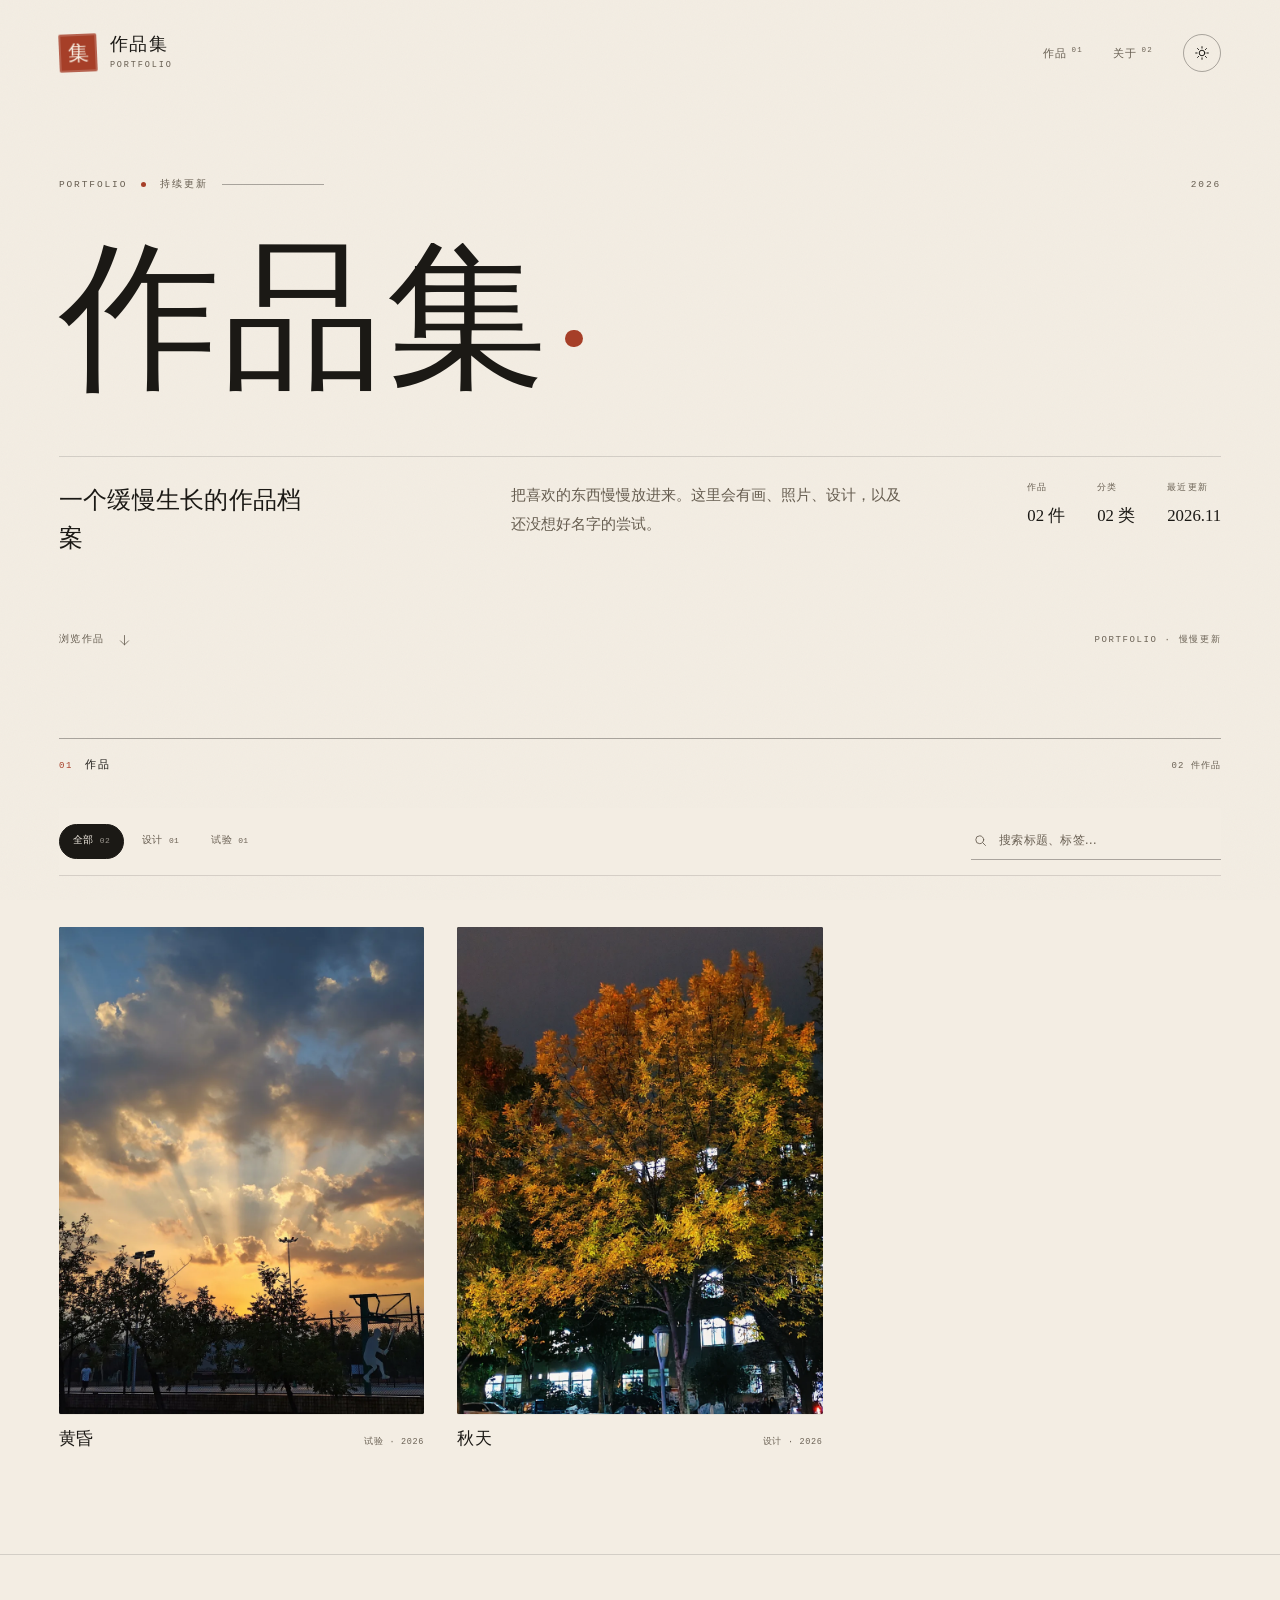
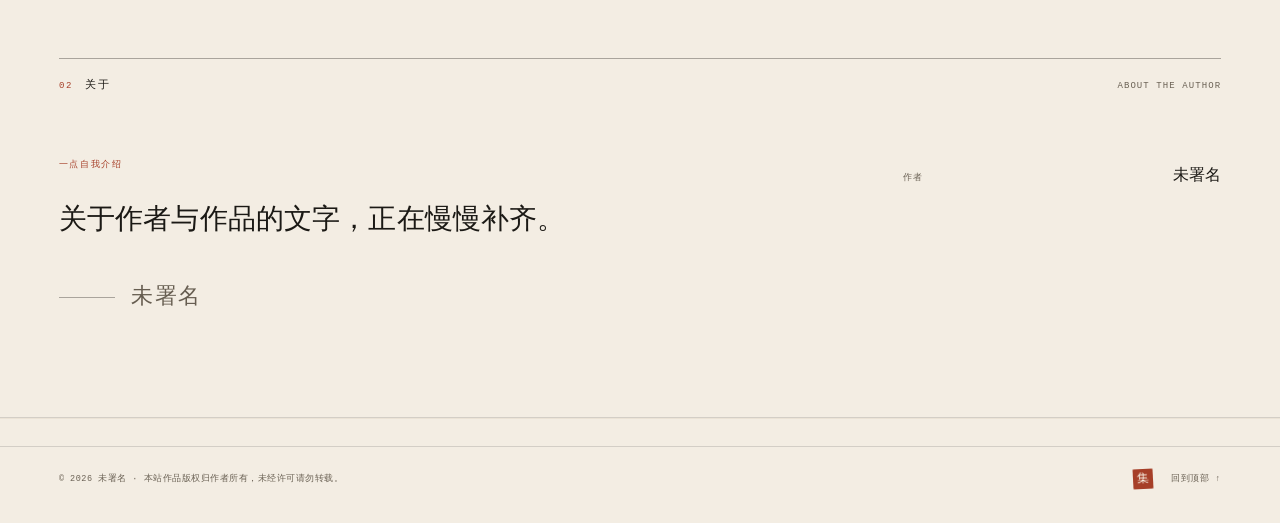
<file: index.html>
<!doctype html>
<html lang="zh-CN" class="static-mode">
<head>
  <meta charset="utf-8">
  <meta name="viewport" content="width=device-width, initial-scale=1">
  <meta name="portfolio-mode" content="static">
  <title>作品集 · PORTFOLIO</title>
  <meta name="description" content="一个缓慢生长的作品档案">
  <meta property="og:type" content="website">
  <meta property="og:title" content="作品集 · PORTFOLIO">
  <meta property="og:description" content="一个缓慢生长的作品档案">
  <meta property="og:site_name" content="作品集">
  <meta name="twitter:card" content="summary_large_image">
  <link rel="canonical" href="https://py20-ai.github.io/my-work/">
  <meta property="og:url" content="https://py20-ai.github.io/my-work/">
  <meta property="og:image" content="https://py20-ai.github.io/my-work/media/w_fc5152441676.webp">
  <meta name="twitter:image" content="https://py20-ai.github.io/my-work/media/w_fc5152441676.webp">
  <meta property="og:image:alt" content="黄昏">
  <meta name="theme-color" content="#f3ede3">
  <link rel="icon" href="favicon.svg" type="image/svg+xml">
  <link rel="stylesheet" href="css/style.css">
  <script>
    document.documentElement.classList.add('js');
    try {
      var forcedTheme = new URLSearchParams(location.search).get('theme');
      var saved = localStorage.getItem('portfolio-theme');
      if (forcedTheme === 'dark' || forcedTheme === 'light') {
        document.documentElement.dataset.theme = forcedTheme;
      } else if (saved === 'dark' || saved === 'light') {
        document.documentElement.dataset.theme = saved;
      } else if (window.matchMedia('(prefers-color-scheme: dark)').matches) {
        document.documentElement.dataset.theme = 'dark';
      }
    } catch (e) {}
  </script>
</head>
<body>
  <a class="skip-link" href="#works">跳到作品</a>
  <div class="grain" aria-hidden="true"></div>
  <noscript><p class="noscript">这个作品集需要启用 JavaScript 才能浏览。</p></noscript>

  <header class="site-header">
    <a class="brand" href="./" aria-label="回到首页">
      <span class="seal" aria-hidden="true">集</span>
      <span class="brand-copy">
        <strong id="brandTitle">作品集</strong>
        <small id="brandLabel">PORTFOLIO</small>
      </span>
    </a>

    <nav class="site-nav" aria-label="主导航">
      <a href="#works">作品<span class="nav-index">01</span></a>
      <a href="#about">关于<span class="nav-index">02</span></a>
      <button class="icon-btn theme-toggle" id="themeToggle" type="button" aria-label="切换深色模式">
        <svg class="theme-icon sun" viewBox="0 0 24 24" fill="none" aria-hidden="true">
          <circle cx="12" cy="12" r="4.2"></circle>
          <path d="M12 2.5v2.2M12 19.3v2.2M2.5 12h2.2M19.3 12h2.2M5.3 5.3l1.6 1.6M17.1 17.1l1.6 1.6M18.7 5.3l-1.6 1.6M6.9 17.1l-1.6 1.6"></path>
        </svg>
        <svg class="theme-icon moon" viewBox="0 0 24 24" fill="none" aria-hidden="true">
          <path d="M20.2 14.4A8.4 8.4 0 0 1 9.6 3.8 8.6 8.6 0 1 0 20.2 14.4Z"></path>
        </svg>
      </button>
    </nav>
  </header>

  <main>
    <section class="hero" aria-labelledby="heroTitle">
      <div class="hero-eyebrow">
        <span id="heroLabel">PORTFOLIO</span>
        <span class="eyebrow-dot" aria-hidden="true"></span>
        <span>持续更新</span>
        <span class="eyebrow-line" aria-hidden="true"></span>
        <span class="hero-year" id="heroYear">2026</span>
      </div>

      <h1 class="hero-title" id="heroTitle">作品集</h1>

      <div class="hero-bottom">
        <p class="hero-tagline" id="heroTagline">一个缓慢生长的作品档案</p>
        <p class="hero-intro" id="heroIntro"></p>
        <dl class="hero-meta">
          <div>
            <dt>作品</dt>
            <dd><span id="workCount">—</span> 件</dd>
          </div>
          <div>
            <dt>分类</dt>
            <dd><span id="categoryCount">—</span> 类</dd>
          </div>
          <div>
            <dt>最近更新</dt>
            <dd id="lastUpdated">—</dd>
          </div>
        </dl>
      </div>

      <div class="hero-foot">
        <a class="scroll-cue" href="#works">
          <span>浏览作品</span>
          <svg viewBox="0 0 24 24" fill="none" aria-hidden="true"><path d="M12 4v15M5.5 12.5 12 19l6.5-6.5"></path></svg>
        </a>
        <p class="hero-note" id="heroNote">SELECTED WORKS · 慢慢更新</p>
      </div>
    </section>

    <section class="works" id="works" aria-labelledby="worksTitle">
      <div class="section-head">
        <h2 id="worksTitle"><span class="section-num">01</span>作品</h2>
        <p class="section-count" id="worksCountText">正在加载…</p>
      </div>

      <div class="toolbar">
        <div class="filters" id="filters" role="group" aria-label="按分类筛选"></div>
        <label class="search">
          <svg viewBox="0 0 24 24" fill="none" aria-hidden="true">
            <circle cx="10.8" cy="10.8" r="6.3"></circle>
            <path d="m15.6 15.6 4.4 4.4"></path>
          </svg>
          <input id="search" type="search" placeholder="搜索标题、标签…" autocomplete="off" aria-label="搜索作品">
        </label>
      </div>

      <div class="gallery" id="gallery" aria-live="polite"></div>

      <div class="empty" id="emptyState" hidden>
        <span class="empty-mark" aria-hidden="true">空</span>
        <h3 id="emptyTitle">这里还是一张白纸</h3>
        <p id="emptyText">上传第一件作品，让这个页面开始生长。</p>
        <div class="empty-actions">
          <a class="btn btn-primary" id="emptyAction" href="#" hidden>上传作品</a>
          <button class="btn btn-ghost" id="resetFilters" type="button" hidden>清除筛选</button>
        </div>
      </div>
    </section>

    <section class="about" id="about" aria-labelledby="aboutTitle">
      <div class="section-head">
        <h2 id="aboutTitle"><span class="section-num">02</span>关于</h2>
        <p class="section-count">ABOUT THE AUTHOR</p>
      </div>

      <div class="about-grid">
        <div class="about-lead">
          <p class="about-kicker" id="aboutKicker">一点自我介绍</p>
          <p class="about-bio" id="aboutBio"></p>
          <div class="about-sign" id="aboutSign" hidden>
            <span class="sign-line" aria-hidden="true"></span>
            <span id="aboutOwnerSign"></span>
          </div>
        </div>

        <aside class="about-side">
          <dl class="facts">
            <div>
              <dt>作者</dt>
              <dd id="aboutOwner">—</dd>
            </div>
            <div id="locationRow" hidden>
              <dt>所在</dt>
              <dd id="aboutLocation"></dd>
            </div>
            <div id="emailRow" hidden>
              <dt>联系</dt>
              <dd><a id="aboutEmail" href="#"></a></dd>
            </div>
          </dl>

          <div class="socials" id="aboutSocials"></div>
        </aside>
      </div>
    </section>
  </main>

  <footer class="site-footer">
    <div class="footer-inner">
      <p id="footerNote">本站作品版权归作者所有，未经许可请勿转载。</p>
      <div class="footer-right">
        <span class="footer-mark" aria-hidden="true">集</span>
        <button class="text-btn" id="toTop" type="button">回到顶部 ↑</button>
      </div>
    </div>
  </footer>

  <div class="lightbox" id="lightbox" hidden>
    <div class="lb-backdrop" data-close="1"></div>
    <div class="lb-shell" role="dialog" aria-modal="true" aria-labelledby="lbTitle" aria-describedby="lbDesc">
      <div class="lb-bar">
        <span class="lb-counter" id="lbCounter">01 / 01</span>
        <span class="lb-label">作品详情</span>
        <button class="lb-close" id="lbClose" type="button" aria-label="关闭">
          <span>关闭</span>
          <svg viewBox="0 0 24 24" fill="none" aria-hidden="true"><path d="m6 6 12 12M18 6 6 18"></path></svg>
        </button>
      </div>

      <button class="lb-arrow lb-prev" id="lbPrev" type="button" aria-label="上一件作品">
        <svg viewBox="0 0 24 24" fill="none" aria-hidden="true"><path d="M15 4 7 12l8 8"></path></svg>
      </button>
      <button class="lb-arrow lb-next" id="lbNext" type="button" aria-label="下一件作品">
        <svg viewBox="0 0 24 24" fill="none" aria-hidden="true"><path d="m9 4 8 8-8 8"></path></svg>
      </button>

      <div class="lb-body">
        <div class="lb-stage" id="lbStage">
          <div class="lb-loader" id="lbLoader" aria-hidden="true"></div>
          <img id="lbImage" alt="">
        </div>

        <aside class="lb-info">
          <div class="lb-info-inner">
            <p class="lb-category" id="lbCategory"></p>
            <h2 class="lb-title" id="lbTitle"></h2>
            <p class="lb-desc" id="lbDesc"></p>
            <ul class="lb-tags" id="lbTags"></ul>
            <div class="lb-meta">
              <span id="lbDate"></span>
              <span id="lbSize"></span>
            </div>
            <a class="lb-full" id="lbFull" href="#" target="_blank" rel="noreferrer">
              查看大图 <span aria-hidden="true">↗</span>
            </a>
          </div>
        </aside>
      </div>
    </div>
  </div>

  <div class="toast" id="toast" role="status" aria-live="polite"></div>

  <script type="module" src="js/app.js"></script>
</body>
</html>
</file>
<file: css/style.css>
/* ==========================================================================
   作品集 · 视觉样式
   纸感底色 / 宋体大标题 / 朱砂红点缀 / 克制的编辑排版
   ========================================================================== */

:root {
  --bg: #f3ede3;
  --bg-deep: #ebe3d6;
  --surface: #faf6ee;
  --ink: #1b1915;
  --muted: #665d50;
  --faint: #6b6255;
  --line: rgba(27, 25, 21, 0.14);
  --line-strong: rgba(27, 25, 21, 0.34);
  --accent: #a63f28;
  --accent-soft: rgba(166, 63, 40, 0.1);
  --ok: #356552;
  --shadow: 0 30px 80px -34px rgba(49, 37, 20, 0.4);
  --gutter: clamp(20px, 4.6vw, 72px);
  --max: 1560px;
  --font-display: "Noto Serif SC", "Songti SC", "Noto Serif CJK SC",
    "Source Han Serif SC", "STSong", "SimSun", "Georgia", serif;
  --font-body: "Inter", "Noto Sans SC", "Helvetica Neue", "PingFang SC",
    "Hiragino Sans GB", "Microsoft YaHei", system-ui, sans-serif;
  --font-mono: "SFMono-Regular", "Cascadia Code", "Consolas", "Liberation Mono",
    monospace;
  --ease: cubic-bezier(0.2, 0.7, 0.2, 1);
}

html[data-theme="dark"] {
  --bg: #141310;
  --bg-deep: #0f0e0c;
  --surface: #1c1a16;
  --ink: #f2ebdf;
  --muted: #a79c8b;
  --faint: #8d8172;
  --line: rgba(242, 235, 223, 0.13);
  --line-strong: rgba(242, 235, 223, 0.32);
  --accent: #e07856;
  --accent-soft: rgba(224, 120, 86, 0.12);
  --ok: #83b9a2;
  --shadow: 0 30px 80px -30px rgba(0, 0, 0, 0.7);
}

*,
*::before,
*::after {
  box-sizing: border-box;
}

[hidden] {
  display: none !important;
}

html {
  -webkit-text-size-adjust: 100%;
  scroll-behavior: smooth;
}

body {
  margin: 0;
  background: var(--bg);
  color: var(--ink);
  font-family: var(--font-body);
  font-size: 15px;
  line-height: 1.65;
  -webkit-font-smoothing: antialiased;
  text-rendering: optimizeLegibility;
  overflow-x: hidden;
  transition: background-color 0.5s var(--ease), color 0.5s var(--ease);
}

body.is-locked {
  overflow: hidden;
}

::selection {
  background: var(--accent);
  color: #faf6ee;
}

img {
  max-width: 100%;
  display: block;
}

a {
  color: inherit;
  text-decoration: none;
}

button,
input,
textarea,
select {
  font: inherit;
  color: inherit;
}

button {
  cursor: pointer;
}

h1,
h2,
h3,
p,
dl,
dd,
figure,
ul {
  margin: 0;
}

ul {
  padding: 0;
  list-style: none;
}

:focus-visible {
  outline: 2px solid var(--accent);
  outline-offset: 3px;
}

.skip-link {
  position: fixed;
  top: 12px;
  left: 12px;
  z-index: 300;
  padding: 10px 16px;
  background: var(--ink);
  color: var(--bg);
  font-family: var(--font-mono);
  font-size: 11px;
  transform: translateY(-200%);
}

.skip-link:focus {
  transform: translateY(0);
}

.noscript {
  position: relative;
  z-index: 2;
  margin: 0;
  padding: 11px 18px;
  background: var(--accent);
  color: #fbf6ec;
  text-align: center;
  font-family: var(--font-mono);
  font-size: 10px;
  letter-spacing: 0.06em;
}

/* 纸张颗粒 --------------------------------------------------------------- */

.grain {
  position: fixed;
  inset: 0;
  z-index: 0;
  pointer-events: none;
  opacity: 0.055;
  mix-blend-mode: multiply;
  background-image: url("data:image/svg+xml,%3Csvg xmlns='http://www.w3.org/2000/svg' width='200' height='200'%3E%3Cfilter id='n'%3E%3CfeTurbulence type='fractalNoise' baseFrequency='0.82' numOctaves='3' stitchTiles='stitch'/%3E%3C/filter%3E%3Crect width='100%25' height='100%25' filter='url(%23n)' opacity='0.55'/%3E%3C/svg%3E");
}

html[data-theme="dark"] .grain {
  opacity: 0.04;
  mix-blend-mode: screen;
}

.site-header,
main,
.site-footer {
  position: relative;
  z-index: 1;
}

/* 通用布局 --------------------------------------------------------------- */

.site-header,
main > section,
.manage-main,
.site-footer .footer-inner {
  width: 100%;
  max-width: var(--max);
  margin-inline: auto;
  padding-inline: var(--gutter);
}

/* 顶栏 ------------------------------------------------------------------- */

.site-header {
  display: flex;
  align-items: center;
  justify-content: space-between;
  gap: 24px;
  padding-top: clamp(20px, 3vw, 34px);
  padding-bottom: clamp(18px, 2.4vw, 28px);
}

.brand {
  display: inline-flex;
  align-items: center;
  gap: 13px;
}

.seal {
  display: grid;
  place-items: center;
  width: 38px;
  height: 38px;
  flex: 0 0 auto;
  background: var(--accent);
  color: #f8f1e4;
  font-family: var(--font-display);
  font-size: 21px;
  line-height: 1;
  border-radius: 2px;
  box-shadow: inset 0 0 0 2px rgba(255, 255, 255, 0.18);
  transform: rotate(-2.5deg);
  transition: transform 0.4s var(--ease), background-color 0.4s var(--ease);
}

.brand:hover .seal {
  transform: rotate(2deg) scale(1.04);
}

.brand-copy {
  display: flex;
  flex-direction: column;
  gap: 2px;
}

.brand-copy strong {
  font-family: var(--font-display);
  font-weight: 400;
  font-size: 18px;
  letter-spacing: 0.08em;
  line-height: 1.2;
}

.brand-copy small {
  font-family: var(--font-mono);
  font-size: 8.5px;
  letter-spacing: 0.22em;
  color: var(--muted);
}

.site-nav {
  display: flex;
  align-items: center;
  gap: clamp(16px, 2.4vw, 30px);
}

.site-nav > a {
  position: relative;
  font-family: var(--font-mono);
  font-size: 10.5px;
  letter-spacing: 0.12em;
  color: var(--muted);
  padding: 6px 0;
  transition: color 0.25s var(--ease);
}

.site-nav > a::after {
  content: "";
  position: absolute;
  left: 0;
  right: 0;
  bottom: 0;
  height: 1px;
  background: var(--ink);
  transform: scaleX(0);
  transform-origin: right;
  transition: transform 0.4s var(--ease);
}

.site-nav > a:hover {
  color: var(--ink);
}

.site-nav > a:hover::after {
  transform: scaleX(1);
  transform-origin: left;
}

.nav-index {
  margin-left: 4px;
  font-size: 7.5px;
  vertical-align: super;
  color: var(--faint);
}

.site-nav .nav-manage {
  display: inline-flex;
  align-items: center;
  gap: 6px;
  padding: 9px 16px;
  border: 1px solid var(--line-strong);
  border-radius: 100px;
  color: var(--ink);
  font-size: 10px;
  transition: background-color 0.3s var(--ease), color 0.3s var(--ease),
    border-color 0.3s var(--ease);
}

.site-nav .nav-manage::after {
  display: none;
}

.site-nav .nav-manage:hover {
  background: var(--ink);
  border-color: var(--ink);
  color: var(--bg);
}

.icon-btn {
  display: grid;
  place-items: center;
  width: 38px;
  height: 38px;
  flex: 0 0 auto;
  padding: 0;
  border: 1px solid var(--line-strong);
  border-radius: 50%;
  background: transparent;
  color: var(--ink);
  transition: background-color 0.3s var(--ease), color 0.3s var(--ease),
    transform 0.4s var(--ease);
}

.icon-btn:hover {
  background: var(--ink);
  color: var(--bg);
  transform: rotate(10deg);
}

.theme-icon {
  width: 16px;
  height: 16px;
  stroke: currentColor;
  stroke-width: 1.5;
  stroke-linecap: round;
}

.theme-icon.moon {
  display: none;
}

html[data-theme="dark"] .theme-icon.sun {
  display: none;
}

html[data-theme="dark"] .theme-icon.moon {
  display: block;
}

/* 首屏 ------------------------------------------------------------------- */

.hero {
  padding-top: clamp(40px, 6vw, 82px);
  padding-bottom: clamp(56px, 7vw, 100px);
}

.hero-eyebrow {
  display: flex;
  align-items: center;
  gap: 14px;
  font-family: var(--font-mono);
  font-size: 9.5px;
  letter-spacing: 0.2em;
  color: var(--muted);
  text-transform: uppercase;
}

.eyebrow-dot {
  width: 5px;
  height: 5px;
  border-radius: 50%;
  background: var(--accent);
}

.eyebrow-line {
  width: clamp(30px, 8vw, 120px);
  height: 1px;
  background: var(--line-strong);
}

.hero-year {
  margin-left: auto;
}

.hero-title {
  margin: clamp(26px, 4vw, 54px) 0 clamp(40px, 5vw, 70px);
  font-family: var(--font-display);
  font-weight: 400;
  font-size: clamp(4.2rem, 12.6vw, 13rem);
  line-height: 0.92;
  letter-spacing: 0.015em;
  word-break: break-word;
}

.hero-title::after {
  content: "";
  display: inline-block;
  width: 0.11em;
  height: 0.11em;
  margin-left: 0.1em;
  border-radius: 50%;
  background: var(--accent);
  vertical-align: 0.15em;
}

.hero-title.is-long {
  font-size: clamp(2.7rem, 7vw, 6.2rem);
  line-height: 1.05;
}

.hero-bottom {
  display: grid;
  grid-template-columns: minmax(0, 1.05fr) minmax(0, 1.15fr) auto;
  gap: clamp(24px, 4.5vw, 68px);
  align-items: start;
  padding-top: 24px;
  border-top: 1px solid var(--line);
}

.hero-tagline {
  font-family: var(--font-display);
  font-size: clamp(1.35rem, 1.9vw, 1.7rem);
  line-height: 1.55;
  letter-spacing: 0.01em;
  max-width: 20ch;
}

.hero-intro {
  color: var(--muted);
  font-size: 0.92rem;
  line-height: 1.95;
  max-width: 42ch;
  white-space: pre-line;
}

.hero-meta {
  display: flex;
  gap: clamp(18px, 2.5vw, 34px);
  padding-left: clamp(0px, 2vw, 30px);
}

.hero-meta > div {
  display: flex;
  flex-direction: column;
  gap: 7px;
}

.hero-meta dt {
  font-family: var(--font-mono);
  font-size: 8.5px;
  letter-spacing: 0.14em;
  color: var(--faint);
}

.hero-meta dd {
  font-family: var(--font-display);
  font-size: 1.05rem;
  white-space: nowrap;
}

.hero-foot {
  display: flex;
  align-items: center;
  justify-content: space-between;
  gap: 24px;
  margin-top: clamp(44px, 6vw, 76px);
}

.scroll-cue {
  display: inline-flex;
  align-items: center;
  gap: 12px;
  font-family: var(--font-mono);
  font-size: 9.5px;
  letter-spacing: 0.16em;
  color: var(--muted);
  transition: color 0.3s var(--ease);
}

.scroll-cue svg {
  width: 15px;
  height: 15px;
  stroke: currentColor;
  stroke-width: 1.3;
  stroke-linecap: round;
  stroke-linejoin: round;
  animation: nudge 2.6s var(--ease) infinite;
}

.scroll-cue:hover {
  color: var(--accent);
}

.hero-note {
  font-family: var(--font-mono);
  font-size: 9px;
  letter-spacing: 0.18em;
  color: var(--faint);
  text-transform: uppercase;
}

@keyframes nudge {
  0%,
  100% {
    transform: translateY(-2px);
  }
  50% {
    transform: translateY(3px);
  }
}

/* 章节头 ---------------------------------------------------------------- */

.section-head {
  display: flex;
  align-items: baseline;
  justify-content: space-between;
  gap: 20px;
  padding-top: 18px;
  border-top: 1px solid var(--line-strong);
}

.section-head h2 {
  font-family: var(--font-mono);
  font-size: 10.5px;
  font-weight: 400;
  letter-spacing: 0.16em;
  text-transform: uppercase;
}

.section-num {
  display: inline-block;
  margin-right: 12px;
  color: var(--accent);
  font-size: 9px;
}

.section-count {
  font-family: var(--font-mono);
  font-size: 9px;
  letter-spacing: 0.12em;
  color: var(--faint);
  text-transform: uppercase;
}

/* 作品区 ---------------------------------------------------------------- */

.works {
  padding-bottom: clamp(70px, 8vw, 120px);
}

.toolbar {
  position: sticky;
  top: 0;
  z-index: 20;
  display: flex;
  align-items: center;
  justify-content: space-between;
  gap: 20px;
  margin-top: clamp(20px, 3vw, 34px);
  padding: 15px 0;
  background: color-mix(in srgb, var(--bg) 92%, transparent);
  -webkit-backdrop-filter: blur(14px);
  backdrop-filter: blur(14px);
  border-bottom: 1px solid var(--line);
}

.filters {
  display: flex;
  align-items: center;
  gap: 4px;
  flex-wrap: wrap;
}

.filter-btn {
  display: inline-flex;
  align-items: baseline;
  gap: 6px;
  padding: 8px 13px;
  border: 1px solid transparent;
  border-radius: 100px;
  background: transparent;
  color: var(--muted);
  font-family: var(--font-mono);
  font-size: 10px;
  letter-spacing: 0.04em;
  white-space: nowrap;
  transition: color 0.25s var(--ease), background-color 0.25s var(--ease),
    border-color 0.25s var(--ease);
}

.filter-btn .filter-count {
  font-size: 8px;
  color: var(--faint);
}

.filter-btn:hover {
  color: var(--ink);
  border-color: var(--line);
}

.filter-btn.is-active {
  background: var(--ink);
  border-color: var(--ink);
  color: var(--bg);
}

.filter-btn.is-active .filter-count {
  color: color-mix(in srgb, var(--bg) 60%, transparent);
}

.search {
  display: flex;
  align-items: center;
  gap: 9px;
  width: clamp(160px, 20vw, 250px);
  flex: 0 0 auto;
  padding: 7px 2px;
  border-bottom: 1px solid var(--line-strong);
  transition: border-color 0.3s var(--ease);
}

.search:focus-within {
  border-color: var(--ink);
}

.search svg {
  width: 15px;
  height: 15px;
  flex: 0 0 auto;
  stroke: var(--muted);
  stroke-width: 1.4;
  stroke-linecap: round;
}

.search input {
  width: 100%;
  border: 0;
  outline: 0;
  background: transparent;
  font-size: 12px;
  letter-spacing: 0.02em;
}

.search input::placeholder {
  color: var(--faint);
}

.search input::-webkit-search-cancel-button {
  cursor: pointer;
}

.gallery {
  column-count: 3;
  column-gap: clamp(18px, 2.6vw, 44px);
  margin-top: clamp(30px, 4vw, 52px);
}

.card {
  break-inside: avoid;
  margin-bottom: clamp(30px, 4vw, 56px);
  opacity: 1;
}

.js .card {
  opacity: 0;
  transform: translateY(22px);
}

.js .card.is-in {
  opacity: 1;
  transform: translateY(0);
  transition: opacity 0.8s var(--ease), transform 0.8s var(--ease);
  transition-delay: calc(var(--i, 0) * 55ms);
}

.card-open {
  display: block;
  width: 100%;
  padding: 0;
  border: 0;
  background: transparent;
  text-align: left;
}

.card-media {
  position: relative;
  overflow: hidden;
  border-radius: 2px;
  background: var(--tint, var(--bg-deep));
  box-shadow: 0 1px 0 rgba(30, 24, 15, 0.06);
}

.card-media img {
  width: 100%;
  height: auto;
  transition: transform 1.1s var(--ease), filter 0.6s var(--ease);
}

.media-fallback {
  display: flex;
  align-items: center;
  justify-content: center;
  min-height: 240px;
  padding: 24px;
  color: color-mix(in srgb, var(--ink) 55%, transparent);
  font-family: var(--font-mono);
  font-size: 9px;
  letter-spacing: 0.12em;
}

.card-open:hover .card-media img {
  transform: scale(1.028);
}

.card-media::after {
  content: "";
  position: absolute;
  inset: 40% 0 0;
  background: linear-gradient(to bottom, transparent, rgba(12, 10, 8, 0.42));
  opacity: 0;
  transition: opacity 0.5s var(--ease);
  pointer-events: none;
}

.card-open:hover .card-media::after,
.card-open:focus-visible .card-media::after {
  opacity: 1;
}

.card-no {
  position: absolute;
  top: 12px;
  left: 12px;
  z-index: 2;
  padding: 3px 7px;
  border-radius: 100px;
  background: rgba(15, 13, 10, 0.28);
  -webkit-backdrop-filter: blur(8px);
  backdrop-filter: blur(8px);
  color: rgba(255, 252, 245, 0.9);
  font-family: var(--font-mono);
  font-size: 8.5px;
  letter-spacing: 0.08em;
  opacity: 0;
  transition: opacity 0.4s var(--ease);
}

.card-open:hover .card-no,
.card-open:focus-visible .card-no {
  opacity: 1;
}

.card-view {
  position: absolute;
  left: 14px;
  bottom: 14px;
  z-index: 2;
  display: inline-flex;
  align-items: center;
  gap: 6px;
  color: #fbf7ef;
  font-family: var(--font-mono);
  font-size: 9px;
  letter-spacing: 0.1em;
  opacity: 0;
  transform: translateY(8px);
  transition: opacity 0.45s var(--ease), transform 0.45s var(--ease);
}

.card-open:hover .card-view,
.card-open:focus-visible .card-view {
  opacity: 1;
  transform: translateY(0);
}

.card-caption {
  display: flex;
  align-items: baseline;
  justify-content: space-between;
  gap: 16px;
  padding-top: 12px;
}

.card-title {
  font-family: var(--font-display);
  font-size: 1.08rem;
  font-weight: 400;
  line-height: 1.5;
  letter-spacing: 0.01em;
  transition: color 0.3s var(--ease);
}

.card-open:hover .card-title {
  color: var(--accent);
}

.card-meta {
  flex: 0 0 auto;
  font-family: var(--font-mono);
  font-size: 8.5px;
  letter-spacing: 0.08em;
  color: var(--faint);
  text-align: right;
  white-space: nowrap;
}

.demo-badge {
  display: inline-block;
  margin-left: 7px;
  padding: 1px 5px;
  border: 1px solid var(--line);
  border-radius: 2px;
  color: var(--faint);
  font-size: 7.5px;
  vertical-align: 1px;
}

/* 空状态 ---------------------------------------------------------------- */

.empty {
  position: relative;
  display: flex;
  flex-direction: column;
  align-items: center;
  justify-content: center;
  min-height: clamp(320px, 46vh, 460px);
  margin-top: 40px;
  padding: 48px 24px;
  border: 1px dashed var(--line-strong);
  text-align: center;
  overflow: hidden;
}

.empty-mark {
  position: absolute;
  top: 50%;
  left: 50%;
  transform: translate(-50%, -52%);
  font-family: var(--font-display);
  font-size: clamp(9rem, 22vw, 19rem);
  line-height: 1;
  color: var(--ink);
  opacity: 0.035;
  pointer-events: none;
}

.empty h3 {
  position: relative;
  font-family: var(--font-display);
  font-size: clamp(1.5rem, 3vw, 2.2rem);
  font-weight: 400;
}

.empty p {
  position: relative;
  max-width: 36ch;
  margin-top: 12px;
  color: var(--muted);
  font-size: 0.9rem;
}

.empty-actions {
  position: relative;
  display: flex;
  gap: 10px;
  margin-top: 26px;
  flex-wrap: wrap;
  justify-content: center;
}

/* 按钮 ------------------------------------------------------------------- */

.btn {
  display: inline-flex;
  align-items: center;
  justify-content: center;
  gap: 8px;
  min-height: 42px;
  padding: 10px 20px;
  border: 1px solid var(--ink);
  border-radius: 100px;
  background: transparent;
  color: var(--ink);
  font-family: var(--font-mono);
  font-size: 10px;
  letter-spacing: 0.08em;
  transition: background-color 0.3s var(--ease), color 0.3s var(--ease),
    border-color 0.3s var(--ease), transform 0.3s var(--ease);
}

.btn:hover {
  background: var(--ink);
  color: var(--bg);
}

.btn:active {
  transform: scale(0.985);
}

.btn-primary {
  background: var(--ink);
  color: var(--bg);
}

.btn-primary:hover {
  background: var(--accent);
  border-color: var(--accent);
  color: #fbf6ec;
}

.btn-ghost {
  border-color: var(--line-strong);
}

.btn-danger {
  border-color: var(--accent);
  color: var(--accent);
}

.btn-danger:hover {
  background: var(--accent);
  color: #fbf6ec;
}

.btn[disabled] {
  opacity: 0.45;
  pointer-events: none;
}

/* 关于 ------------------------------------------------------------------- */

.about {
  position: relative;
  padding-top: clamp(70px, 8vw, 110px);
  padding-bottom: clamp(70px, 8vw, 110px);
  border-top: 1px solid var(--line);
  border-bottom: 1px solid var(--line);
  clip-path: inset(0 -100vmax);
  box-shadow: 0 0 0 100vmax var(--bg-deep);
}

.about-grid {
  display: grid;
  grid-template-columns: minmax(0, 1.4fr) minmax(260px, 0.6fr);
  gap: clamp(40px, 8vw, 130px);
  margin-top: clamp(36px, 5vw, 64px);
}

.about-kicker {
  margin-bottom: 22px;
  font-family: var(--font-mono);
  font-size: 9px;
  letter-spacing: 0.18em;
  color: var(--accent);
  text-transform: uppercase;
}

.about-bio {
  max-width: 30em;
  font-family: var(--font-display);
  font-size: clamp(1.35rem, 2.2vw, 1.95rem);
  line-height: 1.72;
  letter-spacing: 0.005em;
  white-space: pre-line;
}

.about-sign {
  display: flex;
  align-items: center;
  gap: 16px;
  margin-top: 36px;
  color: var(--muted);
}

.sign-line {
  width: 56px;
  height: 1px;
  background: var(--line-strong);
}

#aboutOwnerSign {
  font-family: "KaiTi", "STKaiti", "Kaiti SC", var(--font-display);
  font-size: 1.35rem;
  letter-spacing: 0.08em;
}

.about-side {
  padding-top: 4px;
}

.facts > div {
  display: flex;
  align-items: baseline;
  justify-content: space-between;
  gap: 16px;
  padding: 13px 0;
  border-top: 1px solid var(--line);
}

.facts > div:first-child {
  border-top: 0;
  padding-top: 0;
}

.facts dt {
  font-family: var(--font-mono);
  font-size: 8.5px;
  letter-spacing: 0.14em;
  color: var(--faint);
}

.facts dd {
  font-family: var(--font-display);
  font-size: 1rem;
  text-align: right;
}

.facts dd a {
  border-bottom: 1px solid var(--line-strong);
  transition: border-color 0.3s var(--ease), color 0.3s var(--ease);
}

.facts dd a:hover {
  color: var(--accent);
  border-color: var(--accent);
}

.socials {
  display: flex;
  flex-wrap: wrap;
  gap: 7px;
  margin-top: 24px;
}

.social-link {
  display: inline-flex;
  align-items: center;
  gap: 5px;
  padding: 7px 12px;
  border: 1px solid var(--line);
  border-radius: 100px;
  font-family: var(--font-mono);
  font-size: 9px;
  color: var(--muted);
  transition: border-color 0.3s var(--ease), color 0.3s var(--ease),
    background-color 0.3s var(--ease);
}

.social-link:hover {
  background: var(--ink);
  border-color: var(--ink);
  color: var(--bg);
}

.about-manage {
  display: flex;
  align-items: center;
  justify-content: space-between;
  gap: 16px;
  margin-top: 30px;
  padding: 14px 0;
  border-top: 1px solid var(--line-strong);
  border-bottom: 1px solid var(--line);
  font-family: var(--font-mono);
  font-size: 9.5px;
  letter-spacing: 0.1em;
  color: var(--muted);
  transition: color 0.3s var(--ease), border-color 0.3s var(--ease);
}

.about-manage:hover {
  color: var(--accent);
  border-bottom-color: var(--accent);
}

/* 页脚 ------------------------------------------------------------------- */

.site-footer {
  padding-top: 28px;
  padding-bottom: 34px;
}

.footer-inner {
  display: flex;
  align-items: center;
  justify-content: space-between;
  gap: 20px;
  border-top: 1px solid var(--line);
  padding-top: 22px;
  font-family: var(--font-mono);
  font-size: 8.5px;
  letter-spacing: 0.06em;
  color: var(--faint);
}

.footer-right {
  display: flex;
  align-items: center;
  gap: 18px;
}

.footer-mark {
  display: grid;
  place-items: center;
  width: 20px;
  height: 20px;
  background: var(--accent);
  color: #f8f1e4;
  font-family: var(--font-display);
  font-size: 12px;
  border-radius: 1px;
  transform: rotate(-3deg);
}

.text-btn {
  padding: 0;
  border: 0;
  background: none;
  font-family: var(--font-mono);
  font-size: 8.5px;
  letter-spacing: 0.08em;
  color: var(--faint);
  transition: color 0.3s var(--ease);
}

.text-btn:hover {
  color: var(--ink);
}

/* 灯箱 ------------------------------------------------------------------- */

.lightbox {
  position: fixed;
  inset: 0;
  z-index: 200;
  display: flex;
  flex-direction: column;
  color: #f3ede2;
}

.lb-backdrop {
  position: absolute;
  inset: 0;
  background: #0c0a08;
  opacity: 0;
  -webkit-backdrop-filter: blur(10px);
  backdrop-filter: blur(10px);
  transition: opacity 0.28s var(--ease);
}

.lightbox.is-open .lb-backdrop {
  opacity: 0.995;
}

.lb-shell {
  position: relative;
  z-index: 1;
  display: flex;
  flex-direction: column;
  height: 100%;
  padding: 0 clamp(18px, 4vw, 60px);
  opacity: 0;
  transform: translateY(10px);
  transition: opacity 0.35s var(--ease), transform 0.35s var(--ease);
}

.lightbox.is-open .lb-shell {
  opacity: 1;
  transform: translateY(0);
}

.lb-bar {
  display: flex;
  align-items: center;
  gap: 24px;
  flex: 0 0 auto;
  min-height: 72px;
  border-bottom: 1px solid rgba(243, 237, 226, 0.14);
}

.lb-counter {
  font-family: var(--font-mono);
  font-size: 10px;
  letter-spacing: 0.12em;
  color: rgba(243, 237, 226, 0.7);
}

.lb-label {
  font-family: var(--font-mono);
  font-size: 8.5px;
  letter-spacing: 0.2em;
  color: rgba(243, 237, 226, 0.4);
  text-transform: uppercase;
}

.lb-close {
  display: inline-flex;
  align-items: center;
  gap: 9px;
  margin-left: auto;
  padding: 8px 4px;
  border: 0;
  background: none;
  color: rgba(243, 237, 226, 0.75);
  font-family: var(--font-mono);
  font-size: 9.5px;
  letter-spacing: 0.1em;
  transition: color 0.25s var(--ease);
}

.lb-close svg {
  width: 17px;
  height: 17px;
  stroke: currentColor;
  stroke-width: 1.2;
  transition: transform 0.4s var(--ease);
}

.lb-close:hover {
  color: #fff;
}

.lb-close:hover svg {
  transform: rotate(90deg);
}

.lb-body {
  display: grid;
  grid-template-columns: minmax(0, 1fr) minmax(280px, 360px);
  gap: clamp(28px, 4vw, 64px);
  flex: 1;
  min-height: 0;
  padding: 28px 0 32px;
}

.lb-stage {
  position: relative;
  display: flex;
  align-items: center;
  justify-content: center;
  min-height: 0;
}

.lb-stage img {
  max-width: 100%;
  max-height: calc(100vh - 180px);
  width: auto;
  height: auto;
  object-fit: contain;
  opacity: 0;
  transform: scale(0.985);
  transition: opacity 0.45s var(--ease), transform 0.6s var(--ease);
  box-shadow: 0 30px 80px -30px rgba(0, 0, 0, 0.8);
}

.lb-stage img.is-loaded {
  opacity: 1;
  transform: scale(1);
}

.lb-loader {
  position: absolute;
  top: 50%;
  left: 50%;
  width: 26px;
  height: 26px;
  margin: -13px 0 0 -13px;
  border: 1px solid rgba(243, 237, 226, 0.2);
  border-top-color: rgba(243, 237, 226, 0.85);
  border-radius: 50%;
  animation: spin 0.8s linear infinite;
}

.lb-stage.has-image .lb-loader {
  display: none;
}

@keyframes spin {
  to {
    transform: rotate(360deg);
  }
}

.lb-info {
  display: flex;
  align-items: flex-end;
  min-height: 0;
  padding-left: clamp(0px, 2vw, 28px);
  border-left: 1px solid rgba(243, 237, 226, 0.12);
  overflow-y: auto;
  scrollbar-width: thin;
}

.lb-info-inner {
  width: 100%;
  padding: 20px 0 8px;
}

.lb-category {
  margin-bottom: 14px;
  font-family: var(--font-mono);
  font-size: 9px;
  letter-spacing: 0.16em;
  color: #d97a5b;
  text-transform: uppercase;
}

.lb-title {
  font-family: var(--font-display);
  font-size: clamp(1.8rem, 3.2vw, 2.9rem);
  font-weight: 400;
  line-height: 1.25;
}

.lb-desc {
  max-width: 34em;
  margin-top: 18px;
  color: rgba(243, 237, 226, 0.68);
  font-size: 0.9rem;
  line-height: 1.9;
  white-space: pre-line;
}

.lb-desc:empty {
  display: none;
}

.lb-tags {
  display: flex;
  flex-wrap: wrap;
  gap: 6px;
  margin-top: 20px;
}

.lb-tags:empty {
  display: none;
}

.lb-tags li {
  padding: 4px 9px;
  border: 1px solid rgba(243, 237, 226, 0.18);
  border-radius: 100px;
  color: rgba(243, 237, 226, 0.6);
  font-family: var(--font-mono);
  font-size: 8.5px;
}

.lb-meta {
  display: flex;
  align-items: center;
  gap: 14px;
  margin-top: 26px;
  padding-top: 16px;
  border-top: 1px solid rgba(243, 237, 226, 0.14);
  font-family: var(--font-mono);
  font-size: 8.5px;
  letter-spacing: 0.1em;
  color: rgba(243, 237, 226, 0.45);
}

.lb-full {
  display: inline-flex;
  align-items: center;
  gap: 7px;
  margin-top: 20px;
  padding-bottom: 3px;
  border-bottom: 1px solid rgba(243, 237, 226, 0.3);
  color: rgba(243, 237, 226, 0.8);
  font-family: var(--font-mono);
  font-size: 9px;
  letter-spacing: 0.08em;
  transition: color 0.25s var(--ease), border-color 0.25s var(--ease);
}

.lb-full:hover {
  color: #fff;
  border-color: #fff;
}

.lb-arrow {
  position: absolute;
  top: 50%;
  z-index: 2;
  display: grid;
  place-items: center;
  width: 46px;
  height: 46px;
  margin-top: -23px;
  padding: 0;
  border: 1px solid rgba(243, 237, 226, 0.2);
  border-radius: 50%;
  background: rgba(20, 17, 13, 0.4);
  -webkit-backdrop-filter: blur(6px);
  backdrop-filter: blur(6px);
  color: rgba(243, 237, 226, 0.8);
  transition: background-color 0.3s var(--ease), color 0.3s var(--ease),
    border-color 0.3s var(--ease);
}

.lb-arrow:hover {
  background: #f3ede2;
  border-color: #f3ede2;
  color: #17140f;
}

.lb-arrow svg {
  width: 18px;
  height: 18px;
  stroke: currentColor;
  stroke-width: 1.3;
  stroke-linecap: round;
  stroke-linejoin: round;
}

.lb-prev {
  left: clamp(6px, 1vw, 18px);
}

.lb-next {
  right: clamp(6px, 1vw, 18px);
}

.lb-arrow[disabled] {
  opacity: 0.25;
  pointer-events: none;
}

/* 提示条 ----------------------------------------------------------------- */

.toast {
  position: fixed;
  left: 50%;
  bottom: 28px;
  z-index: 300;
  max-width: min(88vw, 520px);
  padding: 11px 20px;
  border-radius: 100px;
  background: var(--ink);
  color: var(--bg);
  box-shadow: var(--shadow);
  font-family: var(--font-mono);
  font-size: 10px;
  letter-spacing: 0.03em;
  text-align: center;
  opacity: 0;
  transform: translate(-50%, 12px);
  pointer-events: none;
  transition: opacity 0.3s var(--ease), transform 0.3s var(--ease);
}

.toast.is-visible {
  opacity: 1;
  transform: translate(-50%, 0);
}

.toast.is-error {
  background: var(--accent);
  color: #fbf6ec;
}

/* 页头入场 / 标题揭示 -------------------------------------------------- */

@keyframes rise {
  from {
    opacity: 0;
    transform: translateY(14px);
  }
  to {
    opacity: 1;
    transform: translateY(0);
  }
}

@keyframes titleReveal {
  from {
    clip-path: inset(0 0 104% 0);
    transform: translateY(0.08em);
  }
  to {
    clip-path: inset(0 0 -10% 0);
    transform: translateY(0);
  }
}

.js .hero-eyebrow,
.js .hero-bottom,
.js .hero-foot,
.js .site-nav,
.js .brand {
  animation: rise 0.9s var(--ease) both;
}

.js .brand {
  animation-delay: 0.05s;
}

.js .site-nav {
  animation-delay: 0.1s;
}

.js .hero-eyebrow {
  animation-delay: 0.15s;
}

.js .hero-title {
  animation: titleReveal 1.15s cubic-bezier(0.16, 0.8, 0.24, 1) 0.12s both;
}

.js .hero-bottom {
  animation-delay: 0.42s;
}

.js .hero-foot {
  animation-delay: 0.56s;
}

/* 404 -------------------------------------------------------------------- */

.notfound-page {
  min-height: 100vh;
  display: flex;
}

.notfound {
  position: relative;
  z-index: 1;
  width: 100%;
  max-width: var(--max);
  margin: auto;
  padding: clamp(40px, 9vw, 120px) var(--gutter);
}

.notfound-seal {
  display: grid;
  place-items: center;
  width: 44px;
  height: 44px;
  margin-bottom: clamp(36px, 6vw, 70px);
  background: var(--accent);
  color: #f8f1e4;
  font-family: var(--font-display);
  font-size: 24px;
  border-radius: 2px;
  box-shadow: inset 0 0 0 2px rgba(255, 255, 255, 0.18);
  transform: rotate(-3deg);
}

.notfound-code {
  font-family: var(--font-mono);
  font-size: 9.5px;
  letter-spacing: 0.2em;
  color: var(--accent);
}

.notfound h1 {
  margin-top: 24px;
  font-family: var(--font-display);
  font-size: clamp(3.4rem, 11vw, 9rem);
  font-weight: 400;
  line-height: 1.02;
  letter-spacing: 0.01em;
}

.notfound-text {
  max-width: 36ch;
  margin-top: 28px;
  color: var(--muted);
  font-size: 0.92rem;
  line-height: 1.95;
}

.notfound .btn {
  margin-top: 34px;
}

.notfound-meta {
  margin-top: 70px;
  padding-top: 18px;
  border-top: 1px solid var(--line);
  font-family: var(--font-mono);
  font-size: 8.5px;
  letter-spacing: 0.16em;
  color: var(--faint);
}

/* ==========================================================================
   管理页
   ========================================================================== */

.manage-page {
  background: var(--bg);
}

.manage-main {
  padding-top: clamp(36px, 5vw, 64px);
  padding-bottom: 100px;
}

.manage-intro {
  display: flex;
  align-items: flex-end;
  justify-content: space-between;
  gap: 40px;
  padding-bottom: clamp(36px, 5vw, 56px);
  border-bottom: 1px solid var(--line);
}

.manage-intro .eyebrow {
  display: block;
  margin-bottom: 16px;
  font-family: var(--font-mono);
  font-size: 9px;
  letter-spacing: 0.2em;
  color: var(--accent);
  text-transform: uppercase;
}

.manage-intro h1 {
  font-family: var(--font-display);
  font-size: clamp(2.6rem, 5.5vw, 4.6rem);
  font-weight: 400;
  line-height: 1.05;
  letter-spacing: 0.01em;
}

.manage-intro p {
  max-width: 38ch;
  color: var(--muted);
  font-size: 0.9rem;
  line-height: 1.85;
}

.manage-layout {
  display: grid;
  grid-template-columns: 230px minmax(0, 1fr);
  gap: clamp(32px, 5vw, 76px);
  margin-top: clamp(34px, 4vw, 52px);
  align-items: start;
}

.manage-nav {
  position: sticky;
  top: 28px;
}

.manage-nav button {
  display: flex;
  align-items: baseline;
  gap: 12px;
  width: 100%;
  padding: 14px 0;
  border: 0;
  border-top: 1px solid var(--line);
  background: none;
  color: var(--muted);
  font-family: var(--font-mono);
  font-size: 10px;
  letter-spacing: 0.08em;
  text-align: left;
  transition: color 0.25s var(--ease), padding-left 0.3s var(--ease);
}

.manage-nav button:last-of-type {
  border-bottom: 1px solid var(--line);
}

.manage-nav button .tab-num {
  font-size: 8px;
  color: var(--faint);
}

.manage-nav button:hover {
  color: var(--ink);
  padding-left: 4px;
}

.manage-nav button.is-active {
  color: var(--accent);
}

.manage-nav button.is-active .tab-num {
  color: var(--accent);
}

.manage-nav button.is-active::after {
  content: "→";
  margin-left: auto;
  color: var(--accent);
}

.nav-note {
  margin-top: 24px;
  padding: 14px 0 0;
  color: var(--faint);
  font-family: var(--font-mono);
  font-size: 8.5px;
  line-height: 1.9;
  letter-spacing: 0.02em;
}

.nav-note strong {
  display: block;
  margin-bottom: 4px;
  color: var(--muted);
  font-weight: 400;
  letter-spacing: 0.1em;
}

.panel {
  animation: rise 0.45s var(--ease) both;
}

.panel-head {
  display: flex;
  align-items: flex-start;
  justify-content: space-between;
  gap: 24px;
  margin-bottom: clamp(24px, 3vw, 36px);
}

.panel-head h2 {
  font-family: var(--font-display);
  font-size: clamp(1.7rem, 2.6vw, 2.25rem);
  font-weight: 400;
  line-height: 1.2;
}

.panel-head p {
  max-width: 54ch;
  margin-top: 8px;
  color: var(--muted);
  font-size: 0.86rem;
  line-height: 1.8;
}

.panel-head .head-side {
  flex: 0 0 auto;
  padding-top: 6px;
}

/* 拖拽上传 --------------------------------------------------------------- */

.dropzone {
  position: relative;
  display: flex;
  flex-direction: column;
  align-items: center;
  justify-content: center;
  gap: 6px;
  min-height: clamp(240px, 32vh, 310px);
  padding: 32px 24px;
  border: 1px dashed var(--line-strong);
  background: var(--surface);
  text-align: center;
  transition: border-color 0.3s var(--ease), background-color 0.3s var(--ease),
    transform 0.3s var(--ease);
}

.dropzone:hover {
  border-color: var(--ink);
}

.dropzone.is-dragover {
  border-color: var(--accent);
  background: var(--accent-soft);
  transform: scale(1.004);
}

.dropzone-icon {
  display: grid;
  place-items: center;
  width: 58px;
  height: 58px;
  margin-bottom: 14px;
  border: 1px solid var(--line-strong);
  border-radius: 50%;
  color: var(--ink);
  transition: transform 0.4s var(--ease), border-color 0.3s var(--ease);
}

.dropzone:hover .dropzone-icon,
.dropzone.is-dragover .dropzone-icon {
  transform: translateY(-3px);
  border-color: var(--accent);
  color: var(--accent);
}

.dropzone-icon svg {
  width: 24px;
  height: 24px;
  stroke: currentColor;
  stroke-width: 1.15;
  stroke-linecap: round;
  stroke-linejoin: round;
}

.dropzone strong {
  font-family: var(--font-display);
  font-size: 1.25rem;
  font-weight: 400;
}

.dropzone span {
  color: var(--muted);
  font-size: 0.82rem;
}

.dropzone em {
  margin-top: 10px;
  color: var(--faint);
  font-family: var(--font-mono);
  font-style: normal;
  font-size: 8.5px;
  letter-spacing: 0.04em;
}

.queue {
  display: grid;
  gap: 0;
  margin-top: 26px;
}

.queue-item {
  display: grid;
  grid-template-columns: 148px minmax(0, 1fr) auto;
  gap: clamp(16px, 2.4vw, 28px);
  padding: 24px 0;
  border-top: 1px solid var(--line);
  animation: rise 0.4s var(--ease) both;
}

.queue-item.is-done {
  opacity: 0.62;
}

.queue-thumb {
  position: relative;
  overflow: hidden;
  aspect-ratio: 4 / 3;
  background: var(--bg-deep);
}

.queue-thumb img {
  width: 100%;
  height: 100%;
  object-fit: cover;
}

.queue-progress {
  position: absolute;
  left: 0;
  right: 0;
  bottom: 0;
  height: 3px;
  background: rgba(0, 0, 0, 0.2);
  opacity: 0;
}

.queue-item.is-uploading .queue-progress {
  opacity: 1;
}

.queue-progress span {
  display: block;
  width: 0%;
  height: 100%;
  background: var(--accent);
  transition: width 0.2s linear;
}

.queue-done-mark {
  position: absolute;
  inset: 0;
  display: none;
  place-items: center;
  background: rgba(18, 30, 24, 0.55);
  color: #f4efe5;
  font-family: var(--font-mono);
  font-size: 9px;
  letter-spacing: 0.14em;
}

.queue-item.is-done .queue-done-mark {
  display: grid;
}

.queue-fields {
  display: flex;
  flex-direction: column;
  gap: 13px;
  min-width: 0;
}

.field-row {
  display: grid;
  grid-template-columns: minmax(0, 1.5fr) minmax(0, 1fr);
  gap: 18px;
}

.field {
  display: flex;
  flex-direction: column;
  gap: 5px;
  min-width: 0;
}

.field > span,
.field-label {
  font-family: var(--font-mono);
  font-size: 8.5px;
  letter-spacing: 0.1em;
  color: var(--faint);
  text-transform: uppercase;
}

.field input,
.field textarea,
.field select {
  width: 100%;
  padding: 8px 0;
  border: 0;
  border-bottom: 1px solid var(--line);
  border-radius: 0;
  outline: 0;
  background: transparent;
  font-family: var(--font-body);
  font-size: 0.9rem;
  transition: border-color 0.25s var(--ease);
}

.field textarea {
  min-height: 56px;
  padding: 8px 10px;
  border: 1px solid var(--line);
  resize: vertical;
  line-height: 1.7;
}

.field input:focus,
.field textarea:focus,
.field select:focus {
  border-color: var(--ink);
}

.field input::placeholder,
.field textarea::placeholder {
  color: var(--faint);
}

.queue-remove {
  align-self: start;
  padding: 4px 0;
  border: 0;
  background: none;
  color: var(--faint);
  font-family: var(--font-mono);
  font-size: 8.5px;
  letter-spacing: 0.06em;
  transition: color 0.25s var(--ease);
}

.queue-remove:hover {
  color: var(--accent);
}

.queue-status {
  min-height: 14px;
  color: var(--faint);
  font-family: var(--font-mono);
  font-size: 8.5px;
  letter-spacing: 0.03em;
}

.queue-status.is-error {
  color: var(--accent);
}

.queue-status.is-ok {
  color: var(--ok);
}

.upload-actions {
  position: sticky;
  bottom: 0;
  z-index: 5;
  display: flex;
  align-items: center;
  gap: 14px;
  margin-top: 20px;
  padding: 16px 0;
  border-top: 1px solid var(--line-strong);
  background: color-mix(in srgb, var(--bg) 94%, transparent);
  -webkit-backdrop-filter: blur(12px);
  backdrop-filter: blur(12px);
}

.upload-summary {
  margin-right: auto;
  color: var(--muted);
  font-family: var(--font-mono);
  font-size: 9px;
  letter-spacing: 0.04em;
}

.upload-summary strong {
  color: var(--ink);
  font-weight: 400;
}

/* 作品管理列表 ----------------------------------------------------------- */

.works-list {
  border-top: 1px solid var(--line);
}

.work-row {
  display: grid;
  grid-template-columns: 88px minmax(0, 1fr) auto;
  align-items: center;
  gap: 20px;
  padding: 16px 0;
  border-bottom: 1px solid var(--line);
  transition: background-color 0.25s var(--ease);
}

.work-row:hover {
  background: color-mix(in srgb, var(--surface) 60%, transparent);
}

.work-thumb {
  display: block;
  width: 88px;
  height: 88px;
  overflow: hidden;
  background: var(--bg-deep);
}

.work-thumb img {
  width: 100%;
  height: 100%;
  object-fit: cover;
  transition: transform 0.6s var(--ease);
}

.work-row:hover .work-thumb img {
  transform: scale(1.04);
}

.work-main {
  min-width: 0;
}

.work-main h3 {
  overflow: hidden;
  font-family: var(--font-display);
  font-size: 1.12rem;
  font-weight: 400;
  line-height: 1.5;
  text-overflow: ellipsis;
  white-space: nowrap;
}

.work-sub {
  display: flex;
  flex-wrap: wrap;
  gap: 6px 14px;
  margin-top: 5px;
  color: var(--faint);
  font-family: var(--font-mono);
  font-size: 8.5px;
  letter-spacing: 0.04em;
}

.work-sub .demo-tag {
  color: var(--accent);
}

.work-actions {
  display: flex;
  gap: 14px;
  flex: 0 0 auto;
}

.link-btn {
  padding: 4px 0;
  border: 0;
  background: none;
  color: var(--muted);
  font-family: var(--font-mono);
  font-size: 9px;
  letter-spacing: 0.06em;
  transition: color 0.25s var(--ease);
}

.link-btn:hover {
  color: var(--ink);
}

.link-btn.is-danger:hover {
  color: var(--accent);
}

.empty-list {
  padding: 50px 0;
  color: var(--muted);
  text-align: center;
  font-size: 0.9rem;
}

/* 设置表单 --------------------------------------------------------------- */

.settings-form {
  display: grid;
  gap: 26px;
  max-width: 780px;
}

.settings-form .field > span {
  font-size: 8.5px;
}

.settings-form .field input,
.settings-form .field textarea {
  font-size: 0.94rem;
}

.settings-form .field textarea {
  min-height: 110px;
}

.settings-grid {
  display: grid;
  grid-template-columns: 1fr 1fr;
  gap: 22px;
}

.form-divider {
  display: flex;
  align-items: center;
  gap: 14px;
  margin-top: 8px;
  color: var(--faint);
  font-family: var(--font-mono);
  font-size: 8.5px;
  letter-spacing: 0.14em;
  text-transform: uppercase;
}

.form-divider::after {
  content: "";
  flex: 1;
  height: 1px;
  background: var(--line);
}

.social-row {
  display: grid;
  grid-template-columns: 1fr 2fr auto;
  gap: 14px;
  align-items: end;
}

.settings-actions {
  display: flex;
  align-items: center;
  gap: 14px;
  padding-top: 12px;
}

.settings-actions .hint {
  color: var(--faint);
  font-family: var(--font-mono);
  font-size: 8.5px;
}

.storage-note-inline {
  margin-top: 30px;
  padding: 16px 18px;
  border: 1px solid var(--line);
  background: var(--surface);
  color: var(--muted);
  font-size: 0.82rem;
  line-height: 1.8;
}

.storage-note-inline code {
  font-family: var(--font-mono);
  font-size: 0.78rem;
  color: var(--ink);
  word-break: break-all;
}

/* 备份 ------------------------------------------------------------------- */

.stats-grid {
  display: grid;
  grid-template-columns: repeat(3, 1fr);
  gap: 1px;
  margin-bottom: 34px;
  border: 1px solid var(--line);
  background: var(--line);
}

.stat {
  padding: 24px;
  background: var(--surface);
}

.stat dt {
  font-family: var(--font-mono);
  font-size: 8.5px;
  letter-spacing: 0.12em;
  color: var(--faint);
}

.stat dd {
  margin-top: 10px;
  font-family: var(--font-display);
  font-size: clamp(1.6rem, 2.6vw, 2.2rem);
  line-height: 1;
}

.stat dd small {
  margin-left: 4px;
  font-family: var(--font-mono);
  font-size: 9px;
  color: var(--muted);
}

.backup-card {
  padding: clamp(24px, 3vw, 36px);
  border: 1px solid var(--line);
  background: var(--surface);
}

.backup-card h3 {
  font-family: var(--font-display);
  font-size: 1.45rem;
  font-weight: 400;
}

.backup-card p {
  max-width: 56ch;
  margin-top: 10px;
  color: var(--muted);
  font-size: 0.87rem;
  line-height: 1.85;
}

.backup-actions {
  display: flex;
  align-items: center;
  gap: 16px;
  margin-top: 24px;
  flex-wrap: wrap;
}

.backup-note {
  color: var(--faint);
  font-family: var(--font-mono);
  font-size: 8.5px;
  line-height: 1.8;
}

.restore {
  margin-top: 34px;
  border-top: 1px solid var(--line);
  padding-top: 26px;
}

.restore h3 {
  font-family: var(--font-mono);
  font-size: 9px;
  letter-spacing: 0.14em;
  color: var(--muted);
  text-transform: uppercase;
}

.restore ol {
  margin: 16px 0 0;
  padding-left: 20px;
  color: var(--muted);
  font-size: 0.86rem;
  line-height: 2;
}

.restore code {
  padding: 1px 5px;
  background: var(--bg-deep);
  font-family: var(--font-mono);
  font-size: 0.8rem;
}

/* 对话框 ----------------------------------------------------------------- */

dialog {
  width: min(92vw, 620px);
  max-height: 88vh;
  padding: 0;
  border: 1px solid var(--line-strong);
  border-radius: 3px;
  background: var(--surface);
  color: var(--ink);
  box-shadow: var(--shadow);
}

dialog::backdrop {
  background: rgba(14, 12, 9, 0.62);
  -webkit-backdrop-filter: blur(4px);
  backdrop-filter: blur(4px);
}

.dialog-head {
  display: flex;
  align-items: center;
  justify-content: space-between;
  gap: 20px;
  padding: 20px 26px;
  border-bottom: 1px solid var(--line);
}

.dialog-head h2 {
  font-family: var(--font-display);
  font-size: 1.35rem;
  font-weight: 400;
}

.dialog-close {
  display: grid;
  place-items: center;
  width: 30px;
  height: 30px;
  padding: 0;
  border: 1px solid var(--line);
  border-radius: 50%;
  background: none;
  color: var(--muted);
}

.dialog-close:hover {
  border-color: var(--ink);
  color: var(--ink);
}

.dialog-body {
  display: grid;
  gap: 20px;
  padding: 24px 26px;
  overflow-y: auto;
}

.dialog-foot {
  display: flex;
  align-items: center;
  justify-content: flex-end;
  gap: 12px;
  padding: 18px 26px;
  border-top: 1px solid var(--line);
}

.confirm-message {
  padding: 26px;
  color: var(--muted);
  font-size: 0.92rem;
  line-height: 1.8;
}

.confirm-message strong {
  color: var(--ink);
  font-weight: 500;
}

/* 响应式 ----------------------------------------------------------------- */

@media (max-width: 1180px) {
  .gallery {
    column-count: 2;
  }

  .hero-bottom {
    grid-template-columns: minmax(0, 1fr) minmax(0, 1.2fr);
  }

  .hero-meta {
    grid-column: 1 / -1;
    padding-left: 0;
    padding-top: 20px;
    border-top: 1px solid var(--line);
  }

  .lb-body {
    grid-template-columns: minmax(0, 1fr) 300px;
    gap: 30px;
  }
}

@media (max-width: 900px) {
  .about-grid {
    grid-template-columns: 1fr;
    gap: 44px;
  }

  .manage-layout {
    grid-template-columns: 1fr;
    gap: 34px;
  }

  .manage-nav {
    position: static;
    display: flex;
    gap: 4px;
    overflow-x: auto;
    padding-bottom: 2px;
    scrollbar-width: none;
  }

  .manage-nav::-webkit-scrollbar {
    display: none;
  }

  .manage-nav button {
    width: auto;
    flex: 0 0 auto;
    padding: 10px 14px;
    border: 1px solid var(--line);
    border-radius: 100px;
    white-space: nowrap;
  }

  .manage-nav button:last-of-type {
    border-bottom: 1px solid var(--line);
  }

  .manage-nav button.is-active::after {
    display: none;
  }

  .manage-nav button.is-active {
    border-color: var(--ink);
    background: var(--ink);
    color: var(--bg);
  }

  .manage-nav button.is-active .tab-num {
    color: color-mix(in srgb, var(--bg) 60%, transparent);
  }

  .nav-note {
    display: none;
  }

  .manage-intro {
    flex-direction: column;
    align-items: flex-start;
    gap: 18px;
  }
}

@media (max-width: 760px) {
  .site-nav > a:not(.nav-manage) {
    display: none;
  }

  /* 静态发布版没有“管理”入口，手机端保留“作品 / 关于”导航 */
  html.static-mode .site-nav > a {
    display: inline-block;
  }

  html.static-mode .site-nav {
    gap: 14px;
  }

  .site-nav {
    gap: 12px;
  }

  .hero {
    padding-top: 30px;
  }

  .hero-title {
    margin-top: 26px;
    margin-bottom: 38px;
    font-size: clamp(3.6rem, 18vw, 6rem);
  }

  .hero-bottom {
    grid-template-columns: 1fr;
    gap: 22px;
  }

  .hero-intro {
    font-size: 0.88rem;
  }

  .hero-meta {
    grid-column: auto;
    gap: 26px;
    flex-wrap: wrap;
    padding-top: 18px;
  }

  .hero-foot {
    margin-top: 38px;
  }

  .hero-note {
    display: none;
  }

  .toolbar {
    flex-direction: column-reverse;
    align-items: stretch;
    gap: 12px;
    padding: 12px 0;
  }

  .search {
    width: 100%;
  }

  .filters {
    flex-wrap: nowrap;
    overflow-x: auto;
    padding-bottom: 2px;
    scrollbar-width: none;
    margin-inline: calc(var(--gutter) * -1);
    padding-inline: var(--gutter);
  }

  .filters::-webkit-scrollbar {
    display: none;
  }

  .gallery {
    column-count: 1;
    margin-top: 26px;
  }

  .card {
    margin-bottom: 34px;
  }

  .section-head {
    flex-direction: column;
    align-items: flex-start;
    gap: 6px;
  }

  .footer-inner {
    flex-direction: column;
    align-items: flex-start;
    gap: 14px;
  }

  .lb-shell {
    padding: 0 14px;
  }

  .lb-bar {
    min-height: 58px;
  }

  .lb-label {
    display: none;
  }

  .lb-body {
    display: flex;
    flex-direction: column;
    gap: 0;
    padding: 14px 0 0;
    overflow-y: auto;
  }

  .lb-stage {
    flex: 0 0 auto;
    min-height: 42vh;
    max-height: 54vh;
  }

  .lb-stage img {
    max-height: 52vh;
  }

  .lb-info {
    display: block;
    min-height: auto;
    padding: 20px 6px 30px;
    border-left: 0;
    border-top: 1px solid rgba(243, 237, 226, 0.14);
    overflow: visible;
  }

  .lb-title {
    font-size: 1.75rem;
  }

  .lb-arrow {
    width: 40px;
    height: 40px;
    margin-top: -20px;
  }

  .lb-prev {
    left: 2px;
  }

  .lb-next {
    right: 2px;
  }

  .queue-item {
    grid-template-columns: 96px minmax(0, 1fr);
    gap: 14px;
  }

  .queue-thumb {
    aspect-ratio: 1;
  }

  .queue-remove {
    grid-column: 2;
    justify-self: end;
    margin-top: -8px;
  }

  .field-row,
  .settings-grid {
    grid-template-columns: 1fr;
    gap: 14px;
  }

  .upload-actions {
    flex-wrap: wrap;
  }

  .upload-summary {
    width: 100%;
    margin-bottom: 2px;
  }

  .work-row {
    grid-template-columns: 64px minmax(0, 1fr);
    gap: 14px;
  }

  .work-thumb {
    width: 64px;
    height: 64px;
  }

  .work-actions {
    grid-column: 2;
    justify-content: flex-start;
  }

  .stats-grid {
    grid-template-columns: 1fr;
  }

  .social-row {
    grid-template-columns: 1fr;
    gap: 10px;
  }

  .panel-head {
    flex-direction: column;
    gap: 12px;
  }

  .about {
    padding-top: 54px;
    padding-bottom: 54px;
  }
}

@media (max-width: 420px) {
  .brand-copy small {
    display: none;
  }

  .site-nav .nav-manage {
    padding: 8px 12px;
  }

  .icon-btn {
    width: 34px;
    height: 34px;
  }

  .hero-title {
    font-size: 3.2rem;
  }

  .hero-meta {
    gap: 18px;
  }

  .card-title {
    font-size: 1rem;
  }
}

@media (prefers-reduced-motion: reduce) {
  html {
    scroll-behavior: auto;
  }

  *,
  *::before,
  *::after {
    animation-duration: 0.001ms !important;
    animation-iteration-count: 1 !important;
    transition-duration: 0.001ms !important;
  }

  .js .card {
    opacity: 1;
    transform: none;
  }
}
</file>
